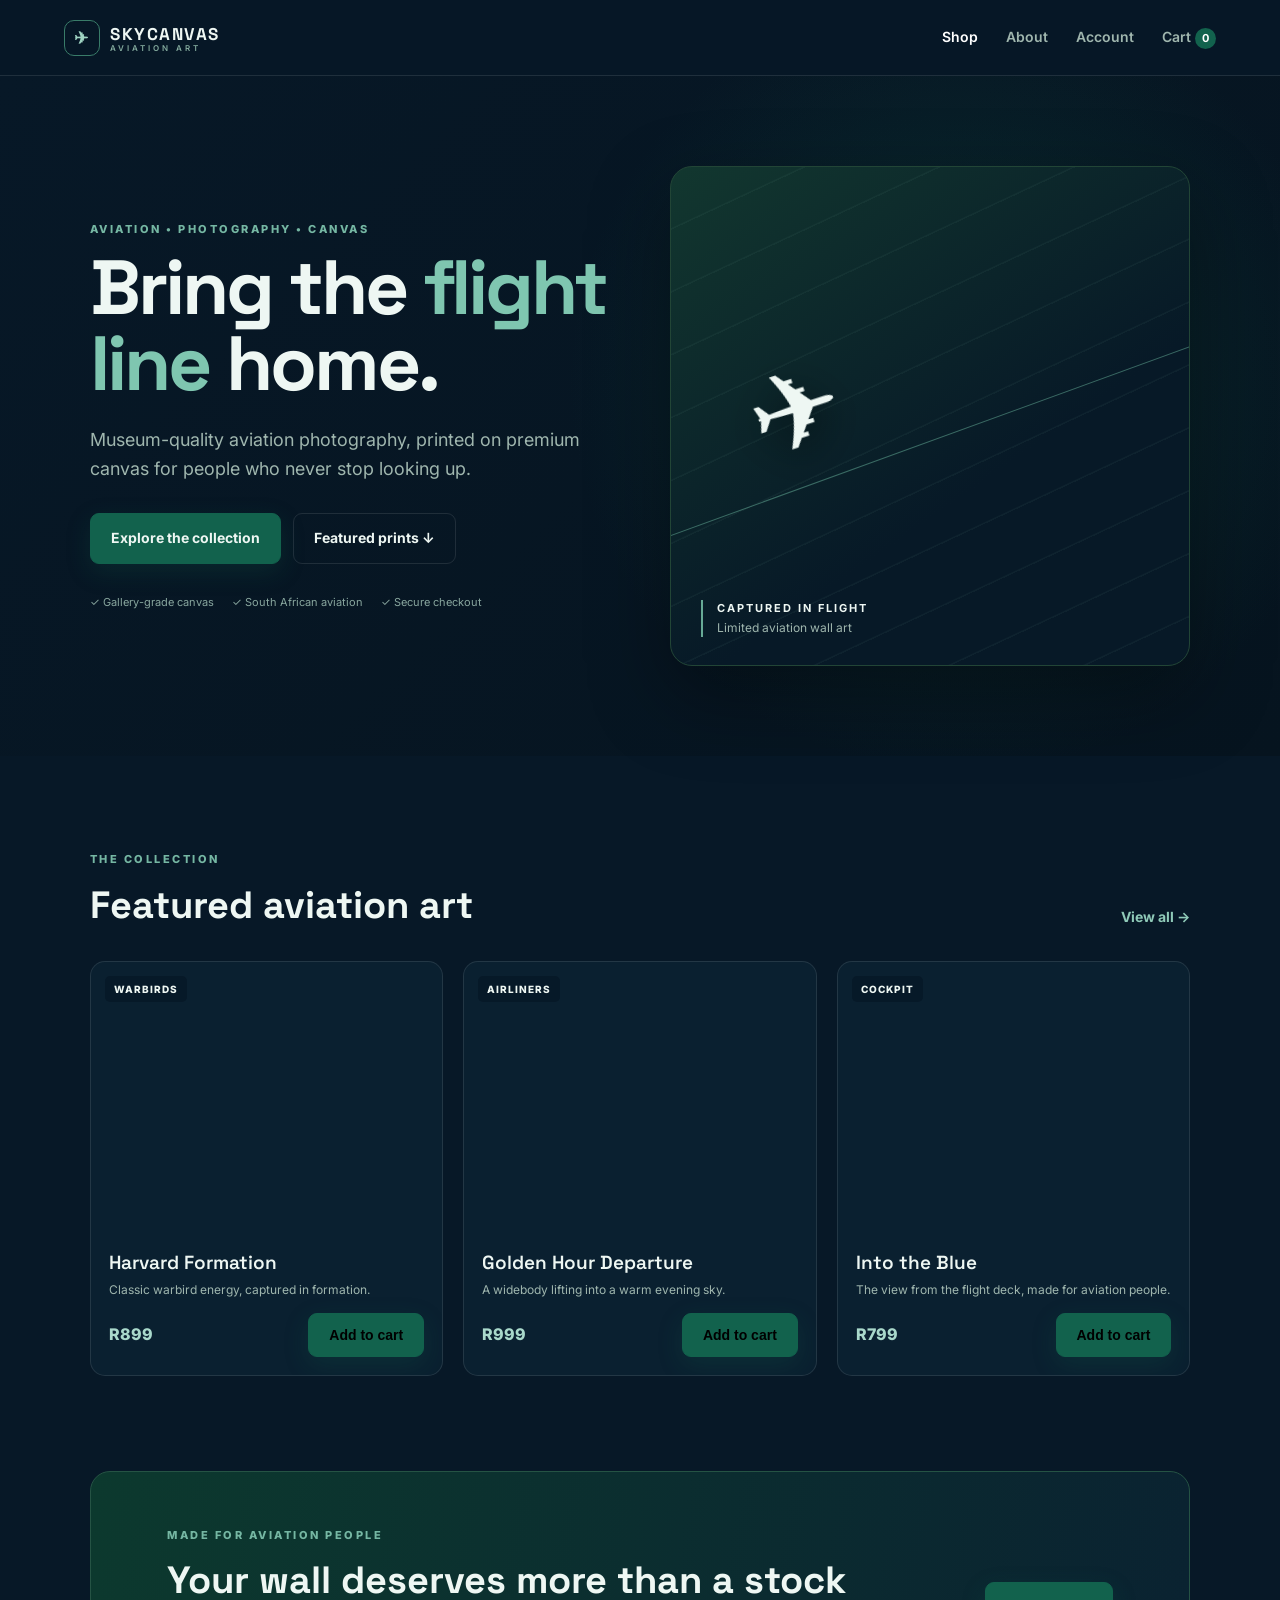
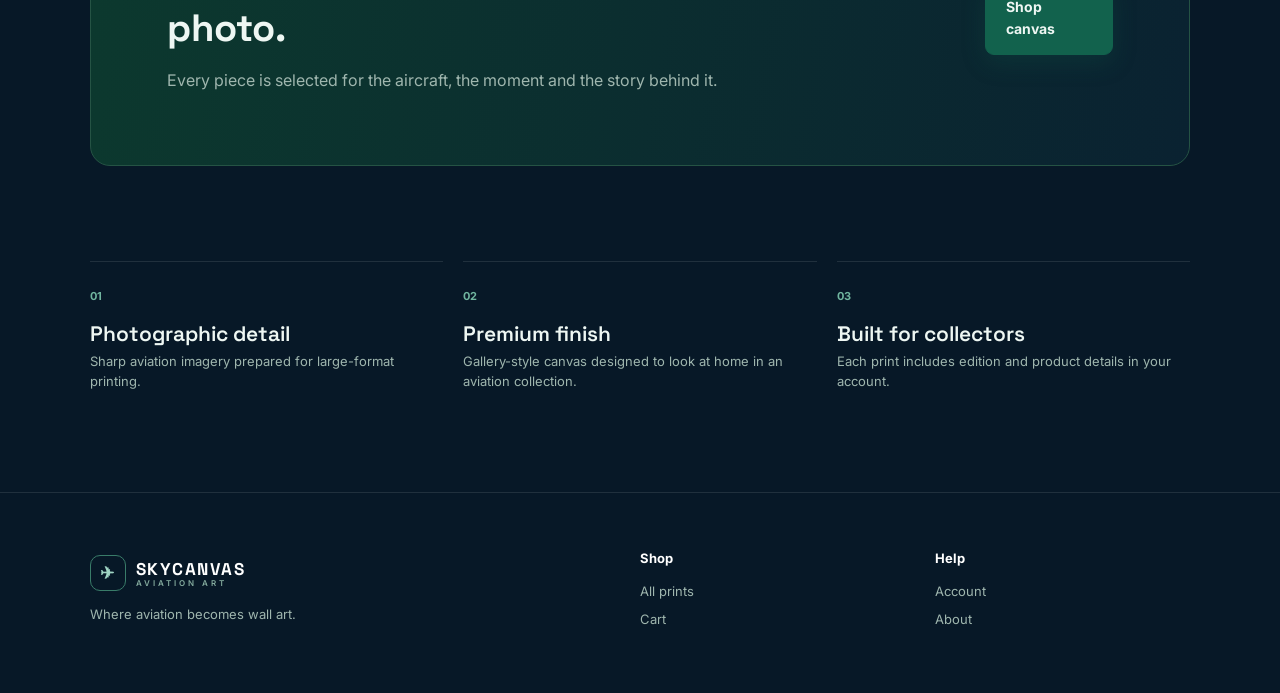
<file: index.html>
<!doctype html>
<html lang="en">
<head>
<meta charset="utf-8"><meta name="viewport" content="width=device-width,initial-scale=1">
<title>SkyCanvas Aviation | Aviation Canvas Art</title>
<meta name="description" content="Premium aviation photography printed on gallery-quality canvas.">
<link rel="preconnect" href="https://fonts.googleapis.com"><link rel="preconnect" href="https://fonts.gstatic.com" crossorigin><link href="https://fonts.googleapis.com/css2?family=Inter:wght@400;500;600;700;800&family=Space+Grotesk:wght@500;600;700&display=swap" rel="stylesheet">
<link rel="stylesheet" href="assets/style.css">
</head>
<body>
<header class="site-header"><a class="brand" href="index.html"><span class="brand-mark">✈</span><span>SKYCANVAS<small>AVIATION ART</small></span></a><nav><a class="active" href="shop.html">Shop</a><a href="about.html">About</a><a href="account.html">Account</a><a class="cart-link" href="cart.html">Cart <b id="cartCount">0</b></a></nav><button class="menu" aria-label="Open menu">☰</button></header>
<main>
<section class="hero"><div class="hero-copy"><p class="eyebrow">AVIATION • PHOTOGRAPHY • CANVAS</p><h1>Bring the <span>flight line</span> home.</h1><p class="lead">Museum-quality aviation photography, printed on premium canvas for people who never stop looking up.</p><div class="actions"><a class="btn primary" href="shop.html">Explore the collection</a><a class="btn ghost" href="#featured">Featured prints ↓</a></div><div class="trust"><span>✓ Gallery-grade canvas</span><span>✓ South African aviation</span><span>✓ Secure checkout</span></div></div><div class="hero-art"><div class="plane-icon">✈</div><div class="flight-line"></div><div class="hero-label"><strong>CAPTURED IN FLIGHT</strong><span>Limited aviation wall art</span></div></div></section>
<section class="section" id="featured"><div class="section-head"><div><p class="eyebrow">THE COLLECTION</p><h2>Featured aviation art</h2></div><a href="shop.html" class="text-link">View all →</a></div><div class="product-grid" id="featuredProducts"></div></section>
<section class="banner"><div><p class="eyebrow">MADE FOR AVIATION PEOPLE</p><h2>Your wall deserves more than a stock photo.</h2><p>Every piece is selected for the aircraft, the moment and the story behind it.</p></div><a class="btn primary" href="shop.html">Shop canvas</a></section>
<section class="features"><div><b>01</b><h3>Photographic detail</h3><p>Sharp aviation imagery prepared for large-format printing.</p></div><div><b>02</b><h3>Premium finish</h3><p>Gallery-style canvas designed to look at home in an aviation collection.</p></div><div><b>03</b><h3>Built for collectors</h3><p>Each print includes edition and product details in your account.</p></div></section>
</main><footer><div><a class="brand" href="index.html"><span class="brand-mark">✈</span><span>SKYCANVAS<small>AVIATION ART</small></span></a><p>Where aviation becomes wall art.</p></div><div><h4>Shop</h4><a href="shop.html">All prints</a><a href="cart.html">Cart</a></div><div><h4>Help</h4><a href="account.html">Account</a><a href="about.html">About</a></div></footer>
<script src="assets/app.js"></script><script>renderFeatured();</script></body></html>
</file>
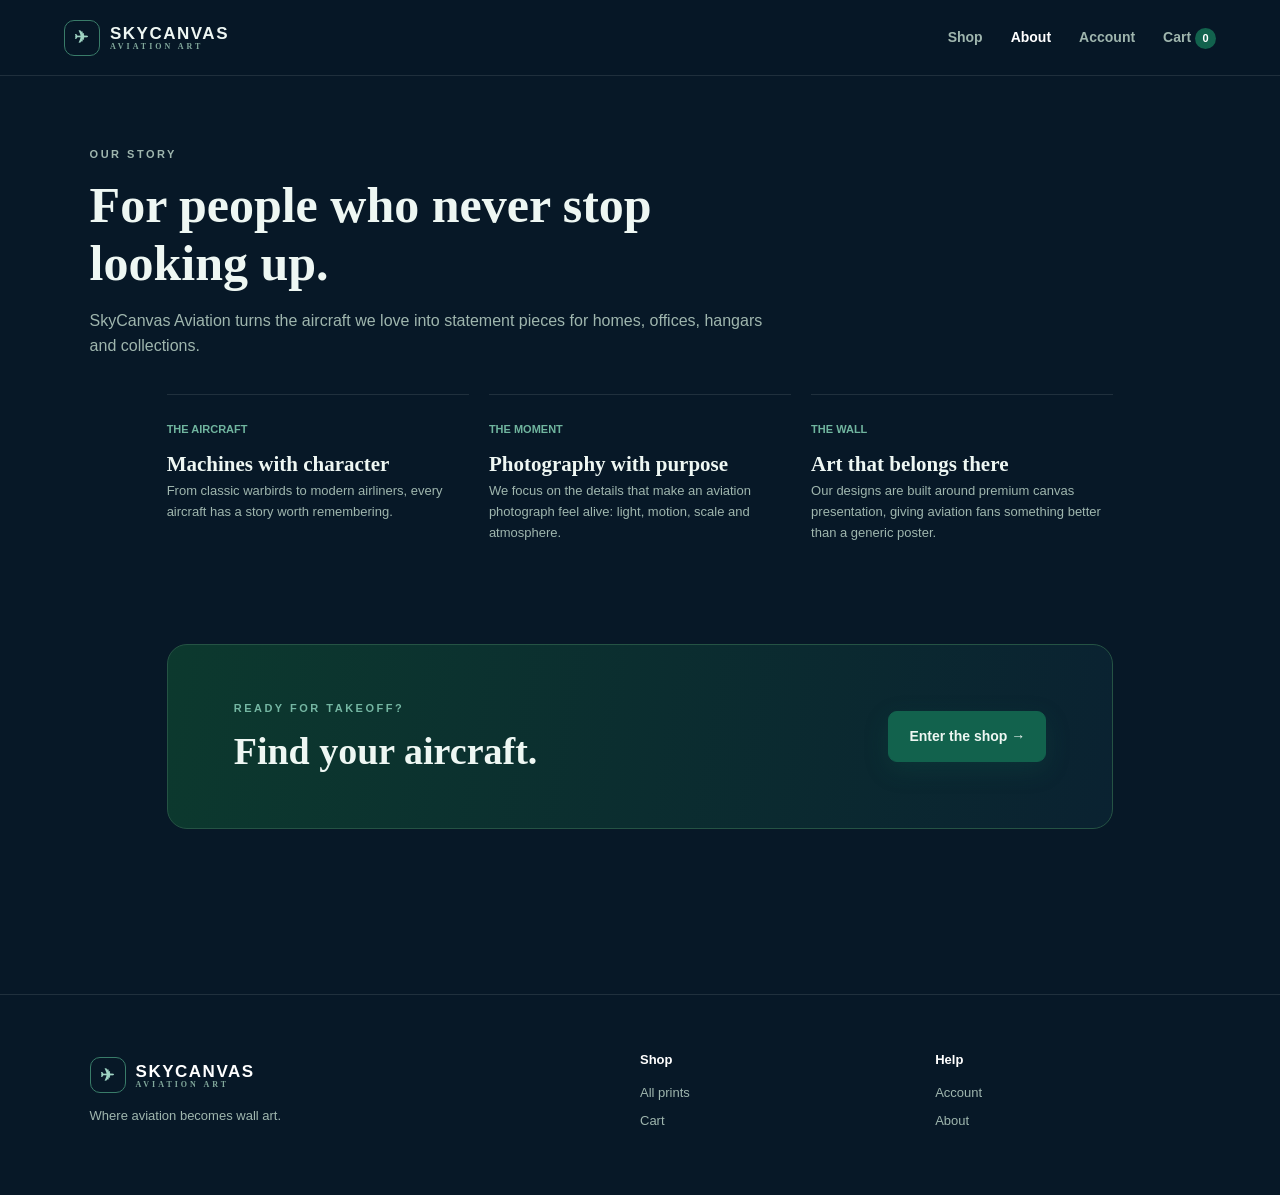
<file: about.html>
<!doctype html><html lang="en"><head><meta charset="utf-8"><meta name="viewport" content="width=device-width,initial-scale=1"><title>About | SkyCanvas Aviation</title><link rel="stylesheet" href="assets/style.css"></head><body><header class="site-header"><a class="brand" href="index.html"><span class="brand-mark">✈</span><span>SKYCANVAS<small>AVIATION ART</small></span></a><nav><a href="shop.html">Shop</a><a class="active" href="about.html">About</a><a href="account.html">Account</a><a class="cart-link" href="cart.html">Cart <b id="cartCount">0</b></a></nav><button class="menu">☰</button></header><main class="page"><div class="page-head"><p class="eyebrow">OUR STORY</p><h1>For people who never stop looking up.</h1><p>SkyCanvas Aviation turns the aircraft we love into statement pieces for homes, offices, hangars and collections.</p></div><section class="features"><div><b>THE AIRCRAFT</b><h3>Machines with character</h3><p>From classic warbirds to modern airliners, every aircraft has a story worth remembering.</p></div><div><b>THE MOMENT</b><h3>Photography with purpose</h3><p>We focus on the details that make an aviation photograph feel alive: light, motion, scale and atmosphere.</p></div><div><b>THE WALL</b><h3>Art that belongs there</h3><p>Our designs are built around premium canvas presentation, giving aviation fans something better than a generic poster.</p></div></section><div class="banner"><div><p class="eyebrow">READY FOR TAKEOFF?</p><h2>Find your aircraft.</h2></div><a class="btn primary" href="shop.html">Enter the shop →</a></div></main><footer><div><a class="brand" href="index.html"><span class="brand-mark">✈</span><span>SKYCANVAS<small>AVIATION ART</small></span></a><p>Where aviation becomes wall art.</p></div><div><h4>Shop</h4><a href="shop.html">All prints</a><a href="cart.html">Cart</a></div><div><h4>Help</h4><a href="account.html">Account</a><a href="about.html">About</a></div></footer><script src="assets/app.js"></script></body></html>
</file>
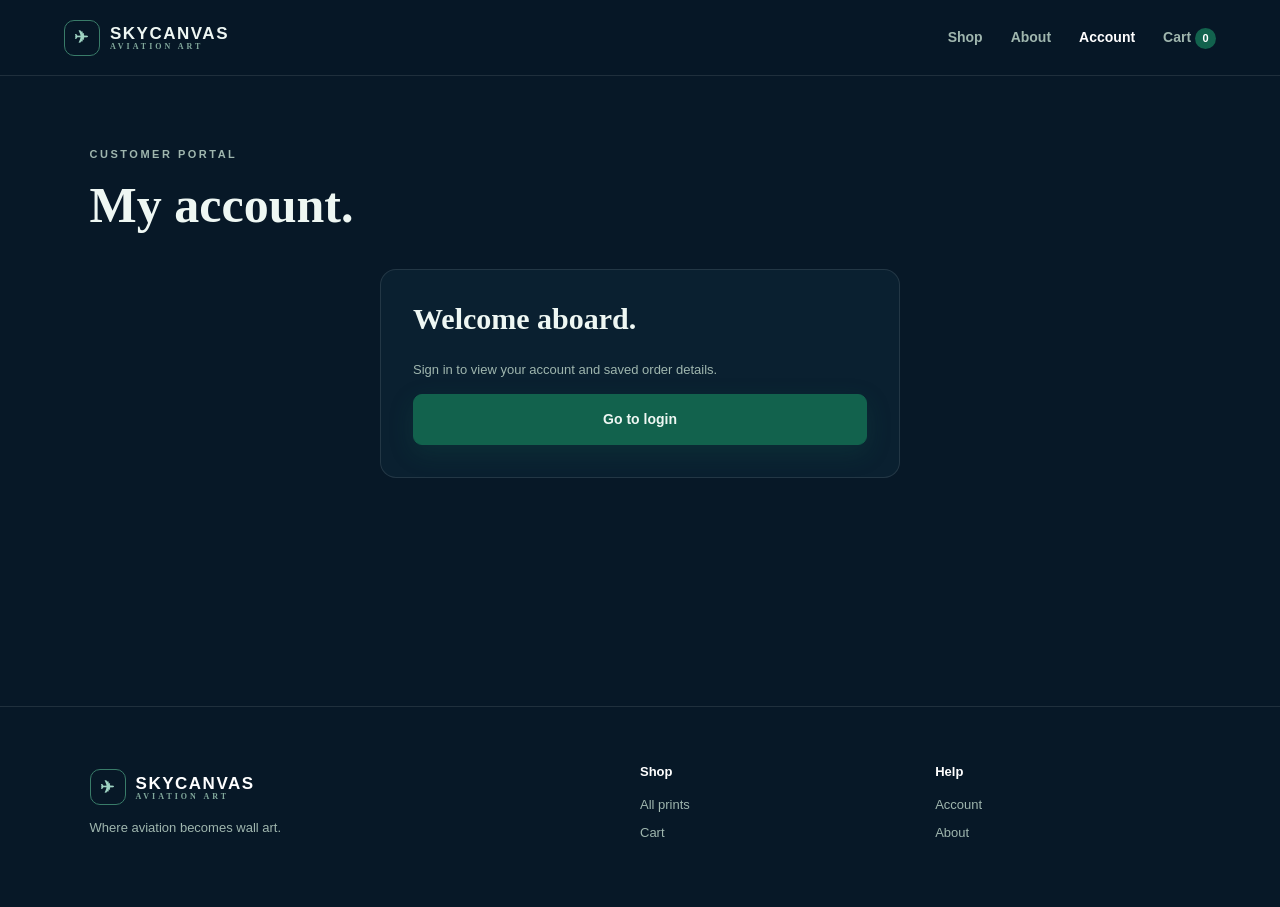
<file: account.html>
<!doctype html><html lang="en"><head><meta charset="utf-8"><meta name="viewport" content="width=device-width,initial-scale=1"><title>Account | SkyCanvas Aviation</title><link rel="stylesheet" href="assets/style.css"></head><body><header class="site-header"><a class="brand" href="index.html"><span class="brand-mark">✈</span><span>SKYCANVAS<small>AVIATION ART</small></span></a><nav><a href="shop.html">Shop</a><a href="about.html">About</a><a class="active" href="account.html">Account</a><a class="cart-link" href="cart.html">Cart <b id="cartCount">0</b></a></nav><button class="menu">☰</button></header><main class="page"><div class="page-head"><p class="eyebrow">CUSTOMER PORTAL</p><h1>My account.</h1></div><div id="accountContent"></div></main><footer><div><a class="brand" href="index.html"><span class="brand-mark">✈</span><span>SKYCANVAS<small>AVIATION ART</small></span></a><p>Where aviation becomes wall art.</p></div><div><h4>Shop</h4><a href="shop.html">All prints</a><a href="cart.html">Cart</a></div><div><h4>Help</h4><a href="account.html">Account</a><a href="about.html">About</a></div></footer><script src="assets/app.js"></script></body></html>
</file>
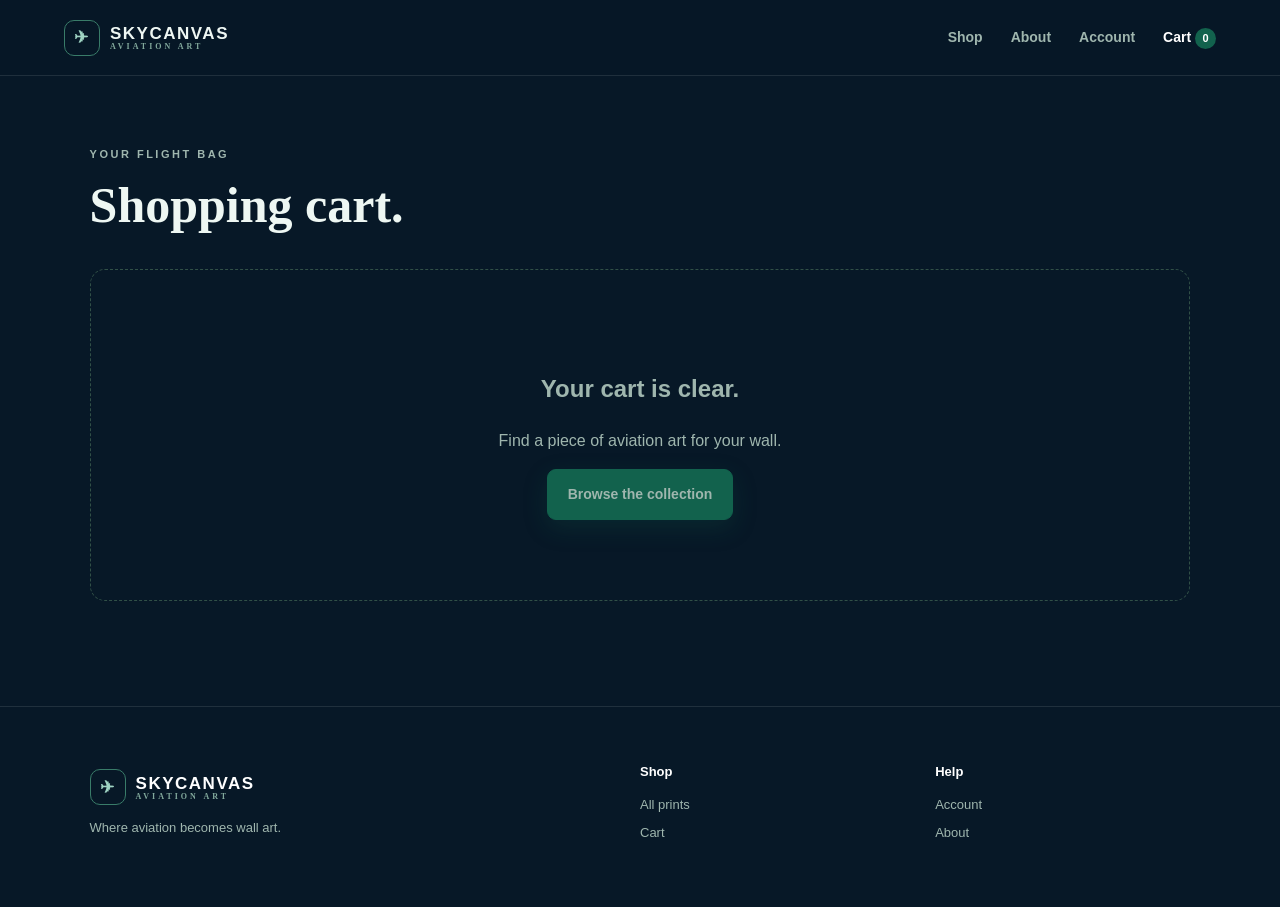
<file: cart.html>
<!doctype html><html lang="en"><head><meta charset="utf-8"><meta name="viewport" content="width=device-width,initial-scale=1"><title>Cart | SkyCanvas Aviation</title><link rel="stylesheet" href="assets/style.css"></head><body><header class="site-header"><a class="brand" href="index.html"><span class="brand-mark">✈</span><span>SKYCANVAS<small>AVIATION ART</small></span></a><nav><a href="shop.html">Shop</a><a href="about.html">About</a><a href="account.html">Account</a><a class="cart-link active" href="cart.html">Cart <b id="cartCount">0</b></a></nav><button class="menu">☰</button></header><main class="page"><div class="page-head"><p class="eyebrow">YOUR FLIGHT BAG</p><h1>Shopping cart.</h1></div><div id="cartContent"></div></main><footer><div><a class="brand" href="index.html"><span class="brand-mark">✈</span><span>SKYCANVAS<small>AVIATION ART</small></span></a><p>Where aviation becomes wall art.</p></div><div><h4>Shop</h4><a href="shop.html">All prints</a><a href="cart.html">Cart</a></div><div><h4>Help</h4><a href="account.html">Account</a><a href="about.html">About</a></div></footer><script src="assets/app.js"></script></body></html>
</file>
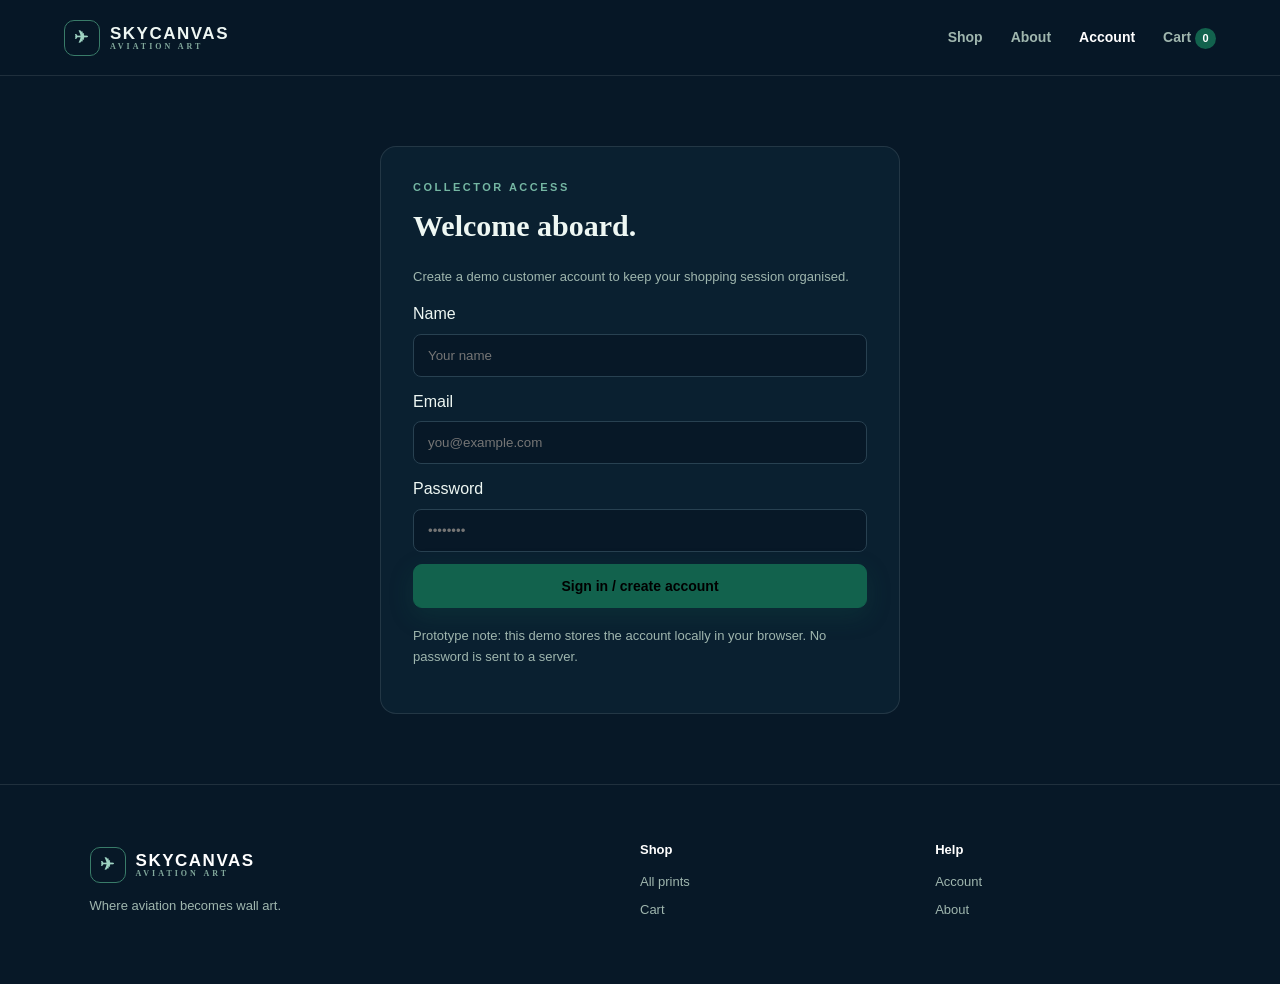
<file: login.html>
<!doctype html><html lang="en"><head><meta charset="utf-8"><meta name="viewport" content="width=device-width,initial-scale=1"><title>Login | SkyCanvas Aviation</title><link rel="stylesheet" href="assets/style.css"></head><body><header class="site-header"><a class="brand" href="index.html"><span class="brand-mark">✈</span><span>SKYCANVAS<small>AVIATION ART</small></span></a><nav><a href="shop.html">Shop</a><a href="about.html">About</a><a class="active" href="account.html">Account</a><a class="cart-link" href="cart.html">Cart <b id="cartCount">0</b></a></nav><button class="menu">☰</button></header><main class="page"><div class="form-card"><p class="eyebrow">COLLECTOR ACCESS</p><h2>Welcome aboard.</h2><p class="muted">Create a demo customer account to keep your shopping session organised.</p><form onsubmit="login(event)"><label>Name<input class="input" id="name" placeholder="Your name" required></label><label>Email<input class="input" id="email" type="email" placeholder="you@example.com" required></label><label>Password<input class="input" type="password" placeholder="••••••••" minlength="6" required></label><button class="btn primary" type="submit">Sign in / create account</button></form><p class="muted" style="margin-top:18px">Prototype note: this demo stores the account locally in your browser. No password is sent to a server.</p></div></main><footer><div><a class="brand" href="index.html"><span class="brand-mark">✈</span><span>SKYCANVAS<small>AVIATION ART</small></span></a><p>Where aviation becomes wall art.</p></div><div><h4>Shop</h4><a href="shop.html">All prints</a><a href="cart.html">Cart</a></div><div><h4>Help</h4><a href="account.html">Account</a><a href="about.html">About</a></div></footer><script src="assets/app.js"></script></body></html>
</file>
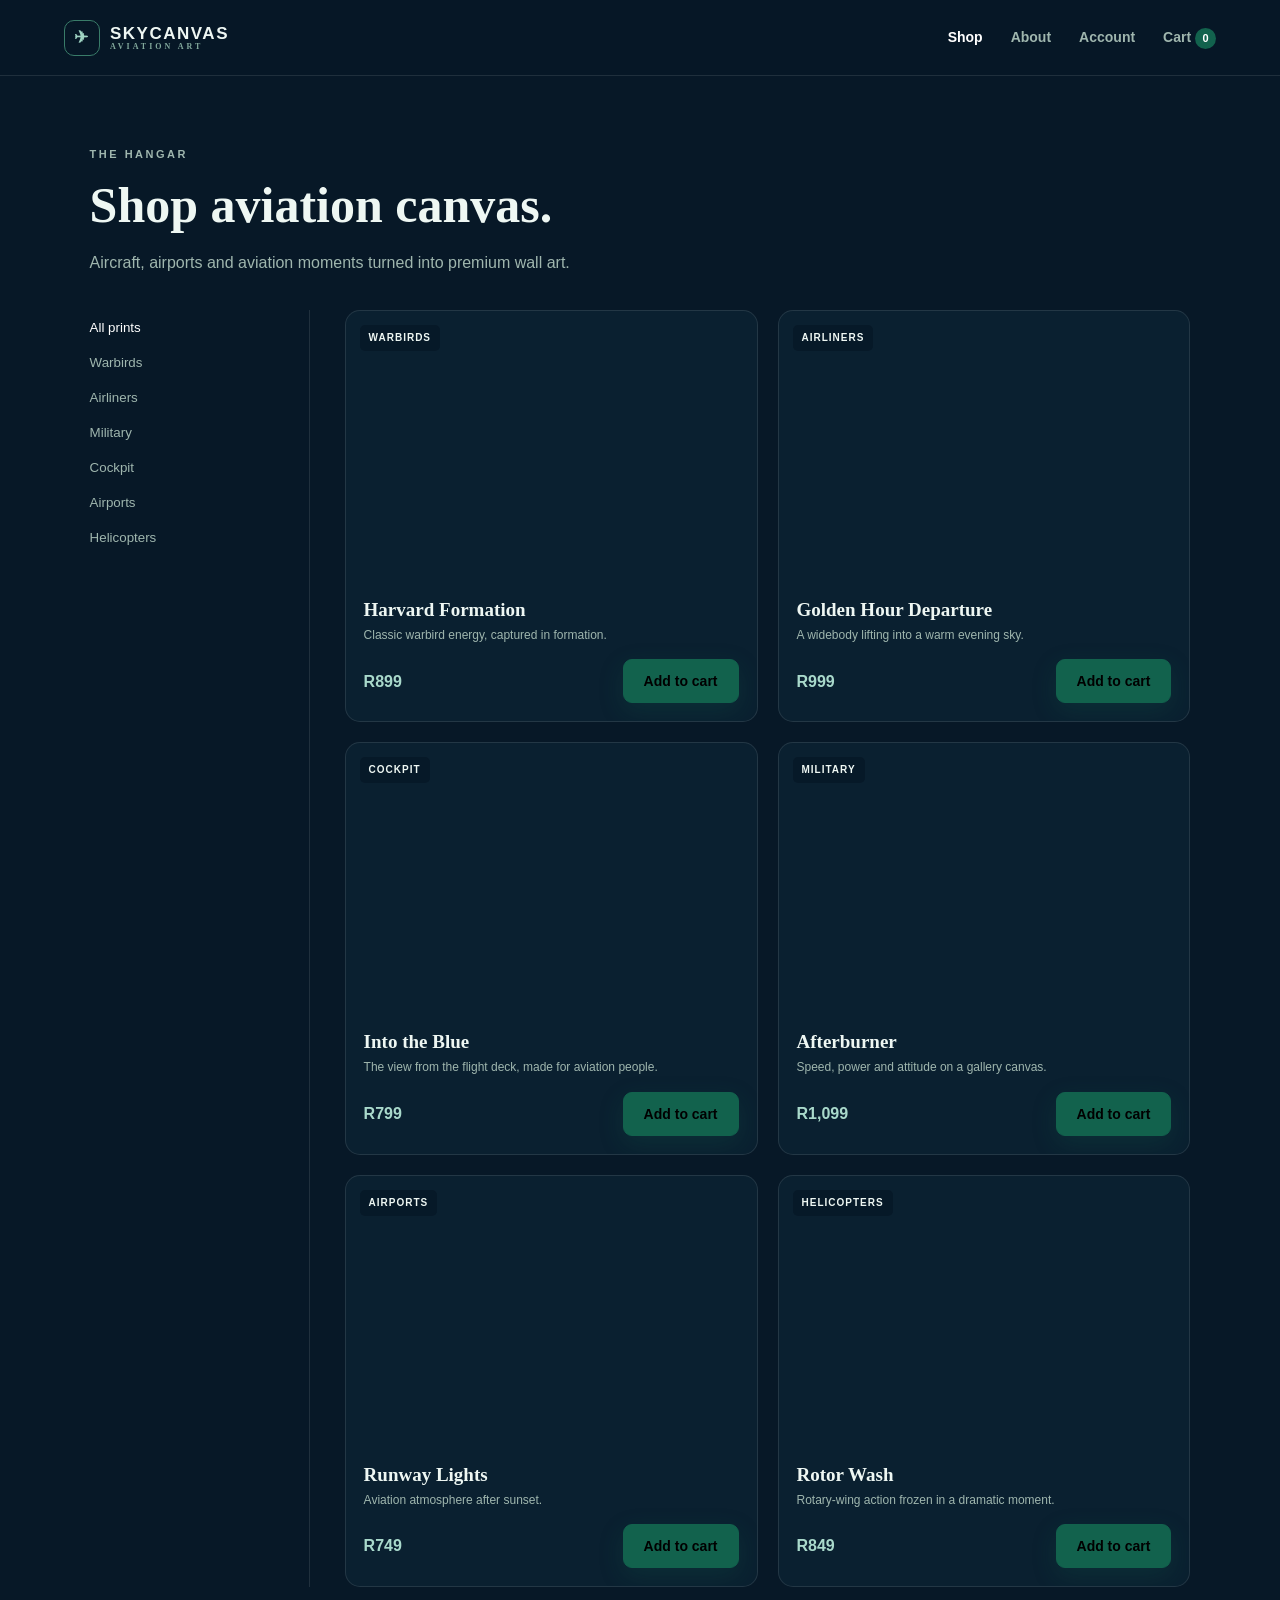
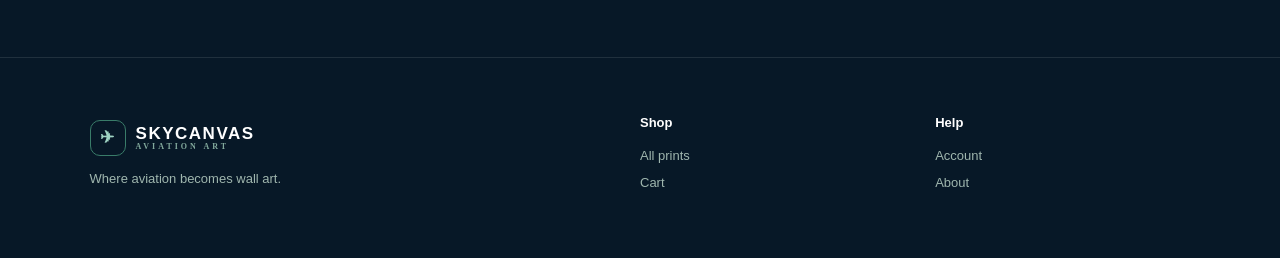
<file: shop.html>
<!doctype html><html lang="en"><head><meta charset="utf-8"><meta name="viewport" content="width=device-width,initial-scale=1"><title>Shop | SkyCanvas Aviation</title><link rel="stylesheet" href="assets/style.css"></head><body><header class="site-header"><a class="brand" href="index.html"><span class="brand-mark">✈</span><span>SKYCANVAS<small>AVIATION ART</small></span></a><nav><a class="active" href="shop.html">Shop</a><a href="about.html">About</a><a href="account.html">Account</a><a class="cart-link" href="cart.html">Cart <b id="cartCount">0</b></a></nav><button class="menu">☰</button></header><main class="page"><div class="page-head"><p class="eyebrow">THE HANGAR</p><h1>Shop aviation canvas.</h1><p>Aircraft, airports and aviation moments turned into premium wall art.</p></div><div class="shop-layout"><aside class="filters"><button class="active" onclick="filterShop(this,'All')">All prints</button><button onclick="filterShop(this,'Warbirds')">Warbirds</button><button onclick="filterShop(this,'Airliners')">Airliners</button><button onclick="filterShop(this,'Military')">Military</button><button onclick="filterShop(this,'Cockpit')">Cockpit</button><button onclick="filterShop(this,'Airports')">Airports</button><button onclick="filterShop(this,'Helicopters')">Helicopters</button></aside><section><div class="product-grid shop-grid" id="shopGrid"></div></section></div></main><footer><div><a class="brand" href="index.html"><span class="brand-mark">✈</span><span>SKYCANVAS<small>AVIATION ART</small></span></a><p>Where aviation becomes wall art.</p></div><div><h4>Shop</h4><a href="shop.html">All prints</a><a href="cart.html">Cart</a></div><div><h4>Help</h4><a href="account.html">Account</a><a href="about.html">About</a></div></footer><script src="assets/app.js"></script><script>function filterShop(btn,f){document.querySelectorAll('.filters button').forEach(x=>x.classList.remove('active'));btn.classList.add('active');renderShop(f)}</script></body></html>
</file>
<file: assets/style.css>
:root{--navy:#071827;--navy2:#0b2233;--green:#0d4a3b;--green2:#12624d;--ink:#eef7f3;--muted:#9fb6ae;--line:rgba(255,255,255,.1);--cream:#dce9e4}*{box-sizing:border-box}html{scroll-behavior:smooth}body{margin:0;background:var(--navy);color:var(--ink);font-family:Inter,Arial,sans-serif;line-height:1.6}a{color:inherit;text-decoration:none}.site-header{height:76px;padding:0 5%;display:flex;align-items:center;justify-content:space-between;border-bottom:1px solid var(--line);background:rgba(7,24,39,.94);position:sticky;top:0;z-index:20;backdrop-filter:blur(14px)}.brand{display:flex;align-items:center;gap:10px;font:700 17px 'Space Grotesk',sans-serif;letter-spacing:1.5px}.brand small{display:block;font:600 8px Inter;letter-spacing:3px;color:#83aa9d;margin-top:-2px}.brand-mark{display:grid;place-items:center;width:36px;height:36px;border:1px solid #397c69;border-radius:10px;color:#9fd4c3}nav{display:flex;gap:28px;align-items:center;color:var(--muted);font-size:14px;font-weight:600}nav a:hover,nav .active{color:white}.cart-link b{display:inline-grid;place-items:center;min-width:21px;height:21px;padding:0 5px;border-radius:20px;background:var(--green2);color:white;font-size:11px}.menu{display:none;background:none;border:0;color:white;font-size:25px}.hero{min-height:680px;padding:80px 7%;display:grid;grid-template-columns:1fr 1fr;gap:60px;align-items:center;background:radial-gradient(circle at 75% 45%,rgba(18,98,77,.3),transparent 38%),linear-gradient(135deg,var(--navy),#06141f)}.eyebrow{color:#75b7a3;letter-spacing:2.5px;font-size:11px;font-weight:800;margin:0 0 12px}.hero h1{font:700 clamp(48px,6vw,82px)/.98 'Space Grotesk';letter-spacing:-3px;margin:0 0 25px}.hero h1 span{color:#7fc6b0}.lead{max-width:570px;color:var(--muted);font-size:18px}.actions{display:flex;gap:12px;margin:30px 0}.btn{display:inline-flex;align-items:center;justify-content:center;padding:13px 20px;border-radius:9px;font-weight:700;font-size:14px;border:1px solid var(--line)}.btn.primary{background:var(--green2);border-color:var(--green2);box-shadow:0 8px 25px rgba(18,98,77,.22)}.btn.primary:hover{background:#17755d}.btn.ghost:hover{background:rgba(255,255,255,.05)}.trust{display:flex;gap:18px;flex-wrap:wrap;color:#88a69e;font-size:11px}.hero-art{height:500px;border:1px solid #224536;border-radius:22px;position:relative;overflow:hidden;background:linear-gradient(145deg,#12372f,#071927 62%);box-shadow:0 30px 80px rgba(0,0,0,.35)}.hero-art:before{content:"";position:absolute;inset:0;background:repeating-linear-gradient(155deg,transparent 0 55px,rgba(130,190,170,.06) 56px 57px)}.plane-icon{position:absolute;left:15%;top:31%;font-size:110px;transform:rotate(-18deg);filter:drop-shadow(0 12px 20px rgba(0,0,0,.5))}.flight-line{position:absolute;width:115%;height:1px;background:#5a9d8a;transform:rotate(-20deg);top:54%;left:-5%;opacity:.6}.hero-label{position:absolute;left:30px;bottom:28px;border-left:2px solid #67aa96;padding-left:14px}.hero-label strong,.hero-label span{display:block}.hero-label strong{font-size:11px;letter-spacing:2px}.hero-label span{font-size:12px;color:var(--muted)}.section{padding:95px 7%}.section-head{display:flex;align-items:end;justify-content:space-between;margin-bottom:32px}.section h2,.banner h2{font:700 38px 'Space Grotesk';margin:0}.text-link{color:#8fcab8;font-weight:700;font-size:14px}.product-grid{display:grid;grid-template-columns:repeat(3,1fr);gap:20px}.product-card{background:#0a2030;border:1px solid var(--line);border-radius:15px;overflow:hidden;transition:.25s}.product-card:hover{transform:translateY(-4px);border-color:#2d6556}.product-image{height:270px;background-size:cover;background-position:center;position:relative}.tag{position:absolute;top:14px;left:14px;background:rgba(7,24,39,.85);padding:5px 9px;border-radius:5px;font-size:10px;font-weight:800;letter-spacing:1px}.product-info{padding:18px}.product-info h3{margin:0 0 5px;font:600 19px 'Space Grotesk'}.product-info p{margin:0 0 14px;color:var(--muted);font-size:12px}.price{font-weight:800;color:#a9d9cb}.banner{margin:0 7% 95px;padding:55px 6%;border:1px solid #255344;border-radius:20px;background:linear-gradient(100deg,#0c392e,#0a2231);display:flex;align-items:center;justify-content:space-between;gap:30px}.banner p:not(.eyebrow){color:var(--muted);max-width:600px}.features{padding:0 7% 100px;display:grid;grid-template-columns:repeat(3,1fr);gap:20px}.features>div{border-top:1px solid var(--line);padding-top:20px}.features b{color:#70b59f;font-size:11px}.features h3{font:600 21px 'Space Grotesk';margin:12px 0 4px}.features p{color:var(--muted);font-size:13px;margin:0}footer{border-top:1px solid var(--line);padding:55px 7%;display:grid;grid-template-columns:2fr 1fr 1fr;gap:40px;color:var(--muted);font-size:13px}footer .brand{color:white;margin-bottom:12px}footer h4{color:white;margin:0 0 12px}footer a{display:block;margin:7px 0}.page{padding:70px 7%;min-height:70vh}.page-head{max-width:700px;margin-bottom:35px}.page-head h1{font:700 50px 'Space Grotesk';margin:0 0 10px}.page-head p{color:var(--muted)}.shop-layout{display:grid;grid-template-columns:220px 1fr;gap:35px}.filters{border-right:1px solid var(--line);padding-right:25px}.filters button{display:block;width:100%;text-align:left;background:none;border:0;color:var(--muted);padding:10px 0;cursor:pointer}.filters button.active,.filters button:hover{color:white}.shop-grid{grid-template-columns:repeat(2,1fr)}.form-card{max-width:520px;margin:auto;background:#0a2030;border:1px solid var(--line);padding:32px;border-radius:16px}.form-card h2{font:700 30px 'Space Grotesk';margin-top:0}.input{width:100%;padding:13px 14px;margin:7px 0 12px;background:#071827;border:1px solid #284151;border-radius:8px;color:white;outline:none}.input:focus{border-color:#4f9b87}.form-card .btn{width:100%;cursor:pointer}.muted{color:var(--muted);font-size:13px}.center{text-align:center}.cart-row{display:grid;grid-template-columns:1fr auto auto auto;gap:20px;align-items:center;padding:20px 0;border-bottom:1px solid var(--line)}.qty{display:flex;align-items:center;gap:8px}.qty button{background:#173545;border:0;color:white;width:28px;height:28px;border-radius:5px}.cart-total{margin-top:25px;text-align:right;font-size:22px}.empty{text-align:center;padding:80px 20px;border:1px dashed #315047;border-radius:15px;color:var(--muted)}@media(max-width:800px){nav{display:none}.menu{display:block}.hero{grid-template-columns:1fr;padding-top:55px}.hero-art{height:360px}.product-grid,.features{grid-template-columns:1fr}.banner{flex-direction:column;align-items:flex-start}.shop-layout{grid-template-columns:1fr}.filters{border-right:0;border-bottom:1px solid var(--line);padding:0 0 15px;display:flex;gap:15px;overflow:auto}.filters button{white-space:nowrap;width:auto}.shop-grid{grid-template-columns:1fr 1fr}.cart-row{grid-template-columns:1fr auto}.page-head h1{font-size:40px}footer{grid-template-columns:1fr 1fr}.section{padding:70px 5%}.hero{padding-left:5%;padding-right:5%}}@media(max-width:480px){.shop-grid{grid-template-columns:1fr}.hero h1{font-size:48px}.trust{display:block}.trust span{display:block;margin:5px 0}footer{grid-template-columns:1fr}.actions{flex-direction:column}.btn{width:100%}}
</file>
